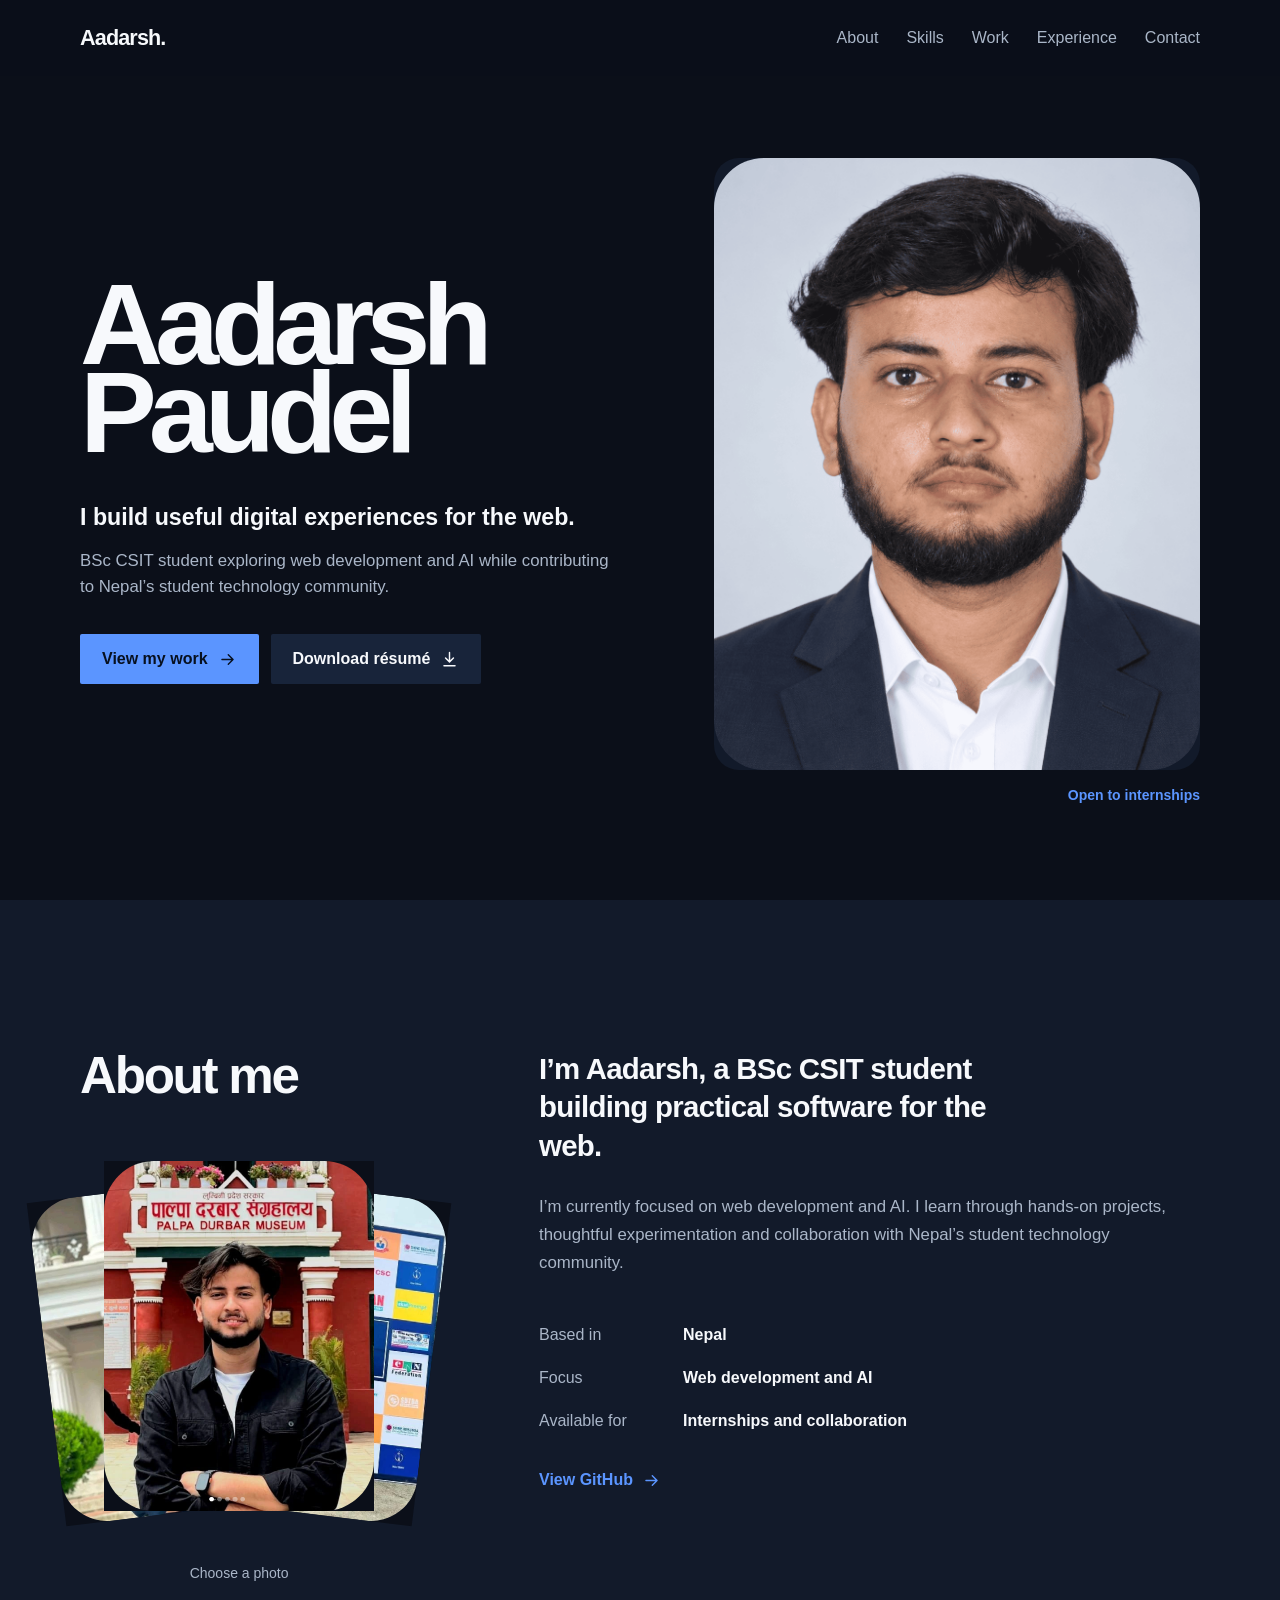
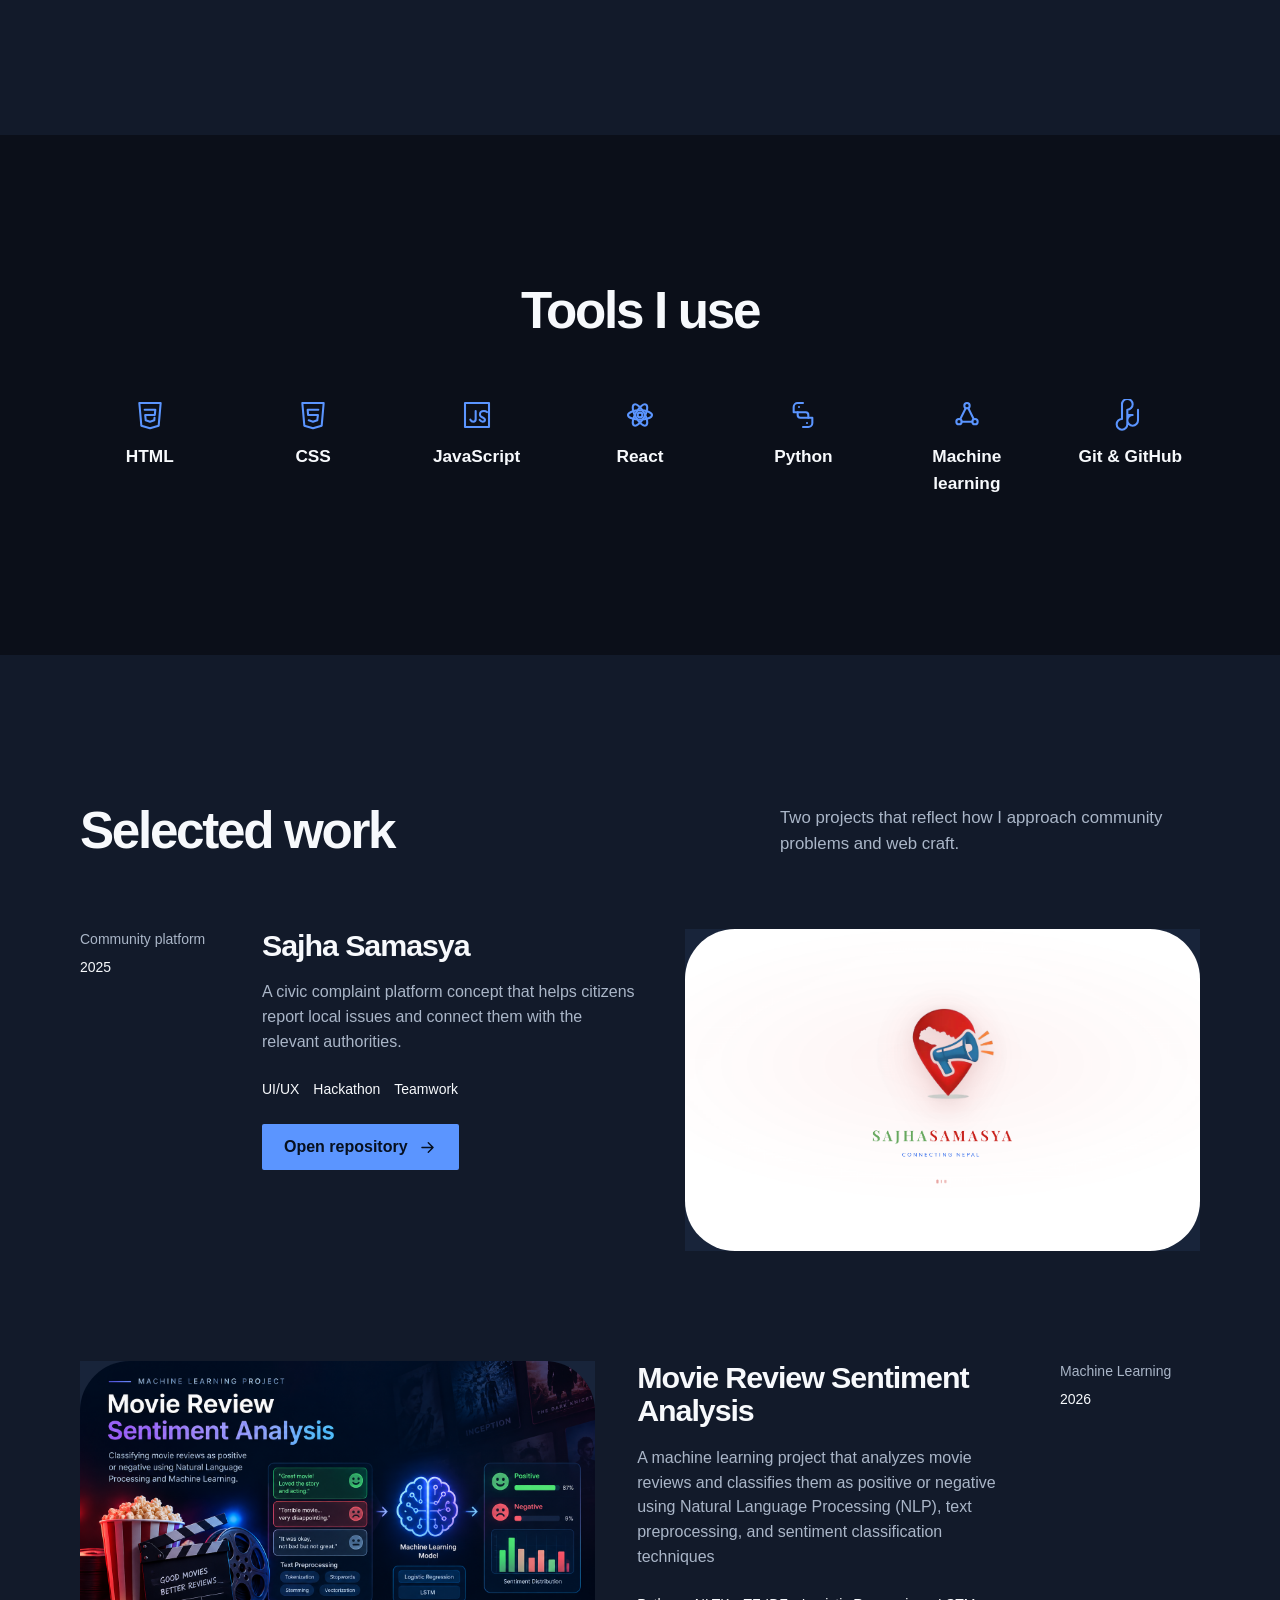
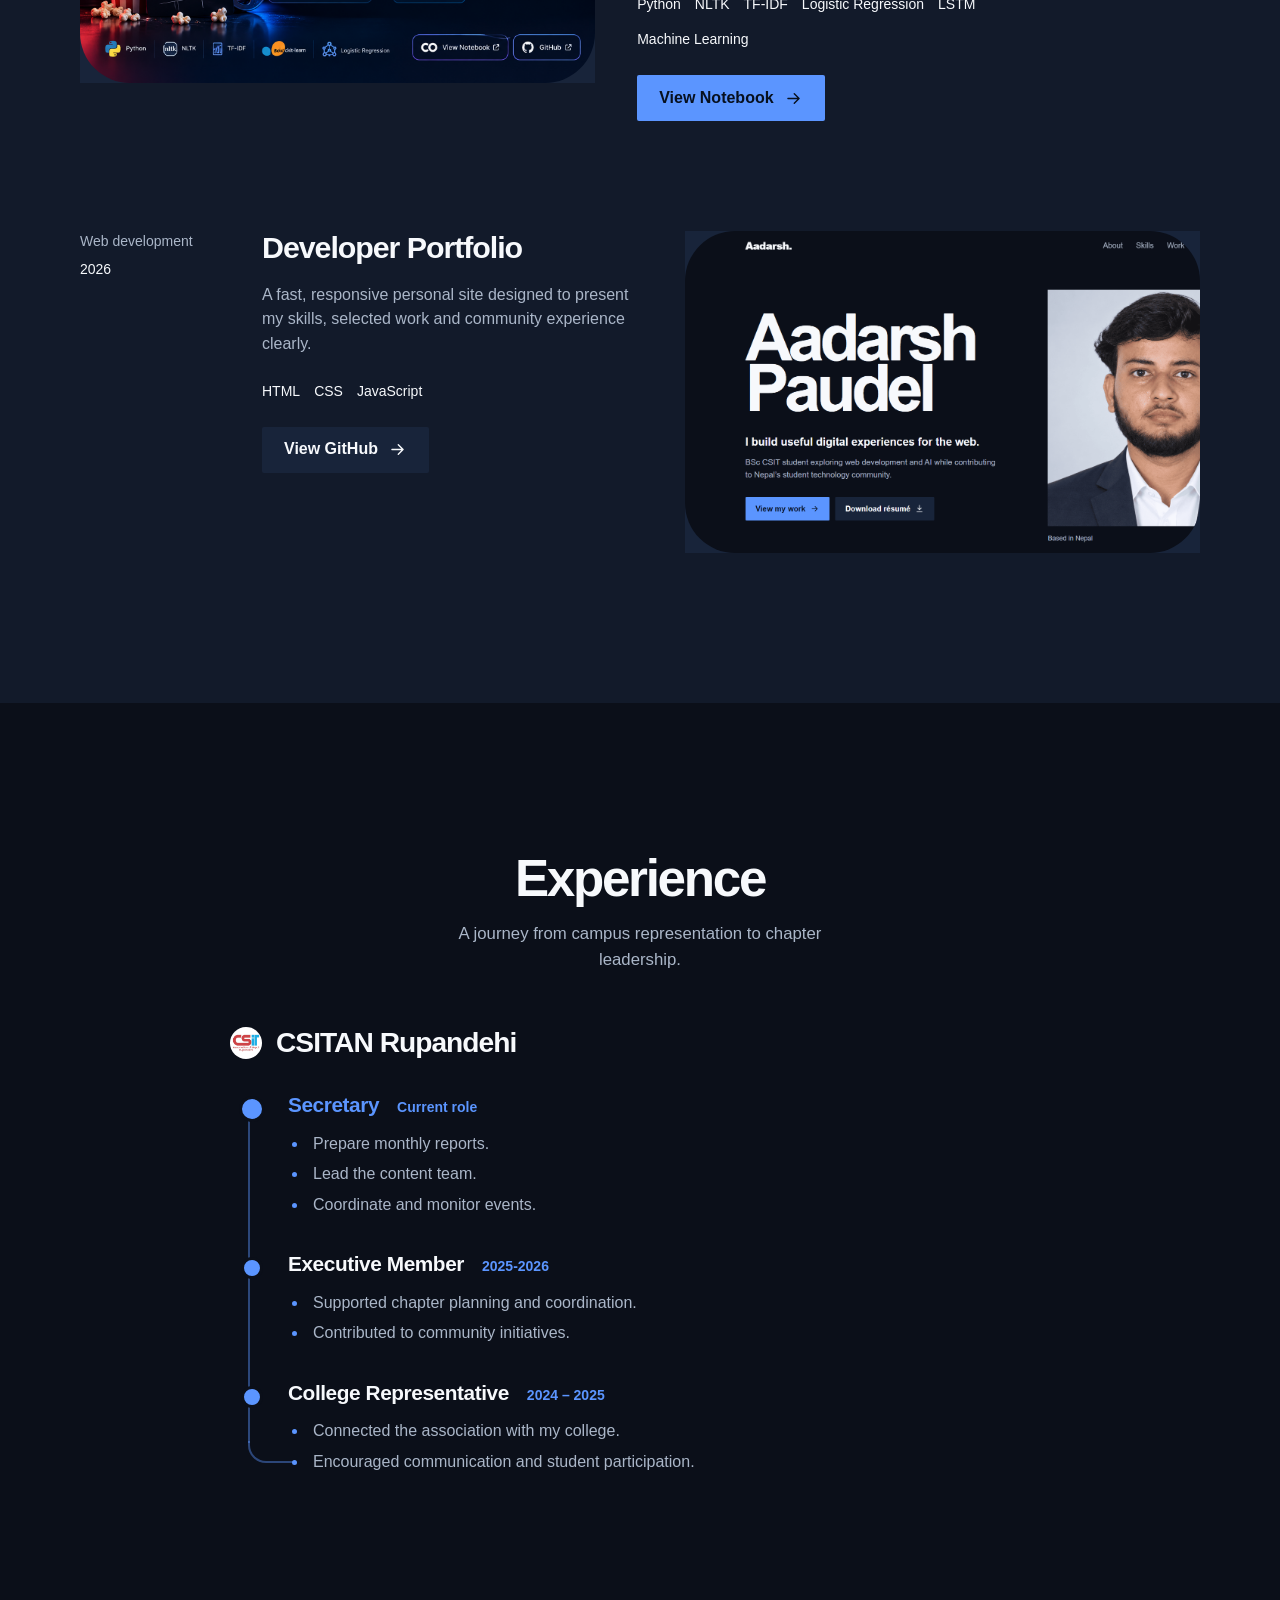
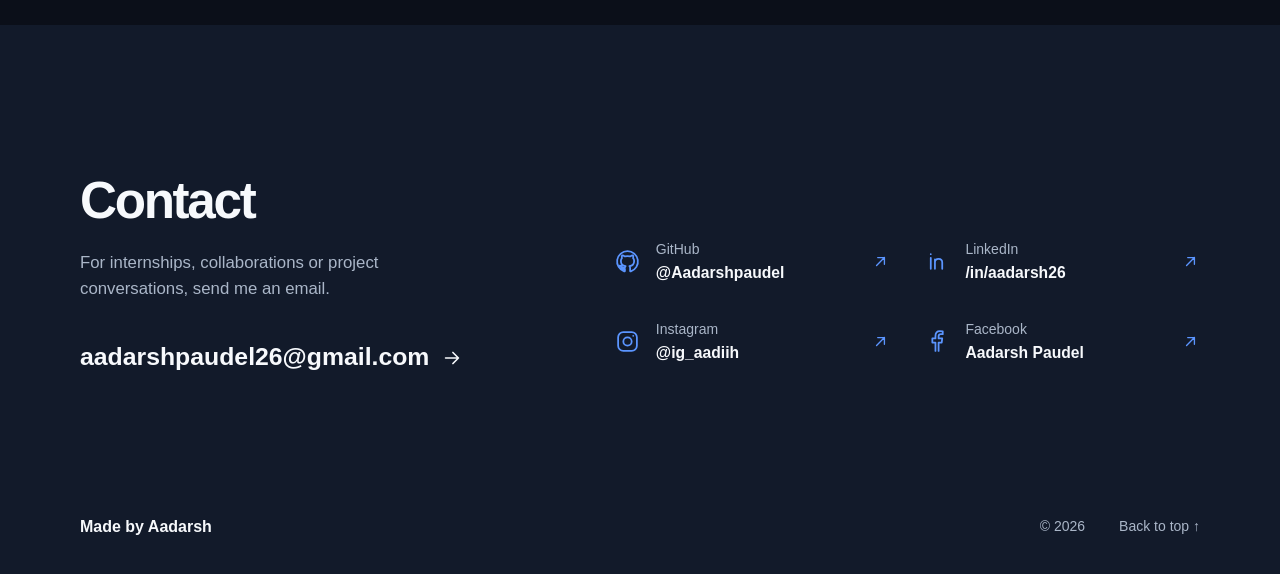
<file: index.html>
<!DOCTYPE html>
<html lang="en">
<head>
    <meta charset="UTF-8">
    <meta name="viewport" content="width=device-width, initial-scale=1.0">
    <meta name="description" content="Portfolio of Aadarsh Paudel, a BSc CSIT student focused on web development, AI and community leadership.">
    <meta name="theme-color" content="#0b0f19">
    <title>Aadarsh Paudel | Developer Portfolio</title>
    <link rel="stylesheet" href="css/style.css">
</head>
<body>
    <svg class="icon-library" aria-hidden="true">
        <symbol id="icon-arrow" viewBox="0 0 24 24"><path d="M5 12h14M13 6l6 6-6 6"/></symbol>
        <symbol id="icon-download" viewBox="0 0 24 24"><path d="M12 3v12m0 0 5-5m-5 5-5-5M5 20h14"/></symbol>
        <symbol id="icon-mail" viewBox="0 0 24 24"><rect x="3" y="5" width="18" height="14" rx="1"/><path d="m4 7 8 6 8-6"/></symbol>
        <symbol id="icon-github" viewBox="0 0 24 24"><path d="M12 2a10 10 0 0 0-3.16 19.49c.5.09.68-.22.68-.48v-1.87c-2.78.6-3.37-1.18-3.37-1.18-.45-1.16-1.11-1.47-1.11-1.47-.91-.62.07-.61.07-.61 1 .07 1.53 1.03 1.53 1.03.9 1.53 2.35 1.09 2.92.83.09-.65.35-1.09.64-1.34-2.22-.25-4.55-1.11-4.55-4.94 0-1.09.39-1.98 1.03-2.68-.1-.25-.45-1.27.1-2.64 0 0 .84-.27 2.75 1.02A9.58 9.58 0 0 1 12 6.82c.85 0 1.71.11 2.51.34 1.91-1.29 2.75-1.02 2.75-1.02.55 1.37.2 2.39.1 2.64.64.7 1.03 1.59 1.03 2.68 0 3.84-2.34 4.68-4.57 4.93.36.31.68.92.68 1.86V21c0 .27.18.58.69.48A10 10 0 0 0 12 2Z"/></symbol>
        <symbol id="icon-linkedin" viewBox="0 0 24 24"><path d="M6.5 8.5V19M6.5 5v.01M10.5 19v-6c0-2 1.3-3.5 3.5-3.5s3.5 1.5 3.5 3.5v6M10.5 10v9"/></symbol>
        <symbol id="icon-code" viewBox="0 0 24 24"><path d="m8 6-6 6 6 6m8-12 6 6-6 6m-3-15-2 18"/></symbol>
        <symbol id="icon-html" viewBox="0 0 24 24"><path d="M4 3h16l-1.5 17L12 22l-6.5-2L4 3Z"/><path d="M8 8h8l-.4 4H8.4l.4 4 3.2 1 3.2-1 .2-2"/></symbol>
        <symbol id="icon-css" viewBox="0 0 24 24"><path d="M4 3h16l-1.5 17L12 22l-6.5-2L4 3Z"/><path d="M16 8H8l.3 4h7.4l-.5 4-3.2 1-3.2-1"/></symbol>
        <symbol id="icon-js" viewBox="0 0 24 24"><rect x="3" y="3" width="18" height="18"/><path d="M11 9v6.2c0 1.3-.7 1.8-1.8 1.8S7.5 16.4 7 15.5M14 15.7c.6.8 1.3 1.3 2.2 1.3 1 0 1.8-.5 1.8-1.4 0-2.1-3.8-1.3-3.8-4 0-1.5 1.2-2.6 3-2.6.9 0 1.7.3 2.3.8"/></symbol>
        <symbol id="icon-react" viewBox="0 0 24 24"><circle cx="12" cy="12" r="1.8"/><ellipse cx="12" cy="12" rx="9" ry="3.5"/><ellipse cx="12" cy="12" rx="9" ry="3.5" transform="rotate(60 12 12)"/><ellipse cx="12" cy="12" rx="9" ry="3.5" transform="rotate(120 12 12)"/></symbol>
        <symbol id="icon-python" viewBox="0 0 24 24"><path d="M12 3H8a3 3 0 0 0-3 3v4h9a2 2 0 0 1 2 2v2"/><path d="M12 21h4a3 3 0 0 0 3-3v-4h-9a2 2 0 0 1-2-2v-2M9 6h.01M15 18h.01"/></symbol>
        <symbol id="icon-ml" viewBox="0 0 24 24"><circle cx="12" cy="5" r="2"/><circle cx="6" cy="17" r="2"/><circle cx="18" cy="17" r="2"/><path d="m11 7-4 8m6-8 4 8M8 17h8"/></symbol>
        <symbol id="icon-git" viewBox="0 0 24 24"><path d="M6 3v12a4 4 0 1 0 4 4V8a4 4 0 1 0-4-4m4 8h4a4 4 0 1 0 4 4V8"/></symbol>
        <symbol id="icon-instagram" viewBox="0 0 24 24"><rect x="3" y="3" width="18" height="18" rx="5"/><circle cx="12" cy="12" r="4"/><path d="M17.5 6.5h.01"/></symbol>
        <symbol id="icon-facebook" viewBox="0 0 24 24"><path d="M14 21v-8h3l.5-4H14V7c0-1.2.4-2 2.2-2H18V2.2c-.7-.1-1.6-.2-2.7-.2C12.6 2 11 3.6 11 6.6V9H8v4h3v8"/></symbol>
    </svg>

    <div id="portfolio-app"></div>

    <script src="js/config.js"></script>
    <script src="js/script.js"></script>
</body>
</html>
</file>
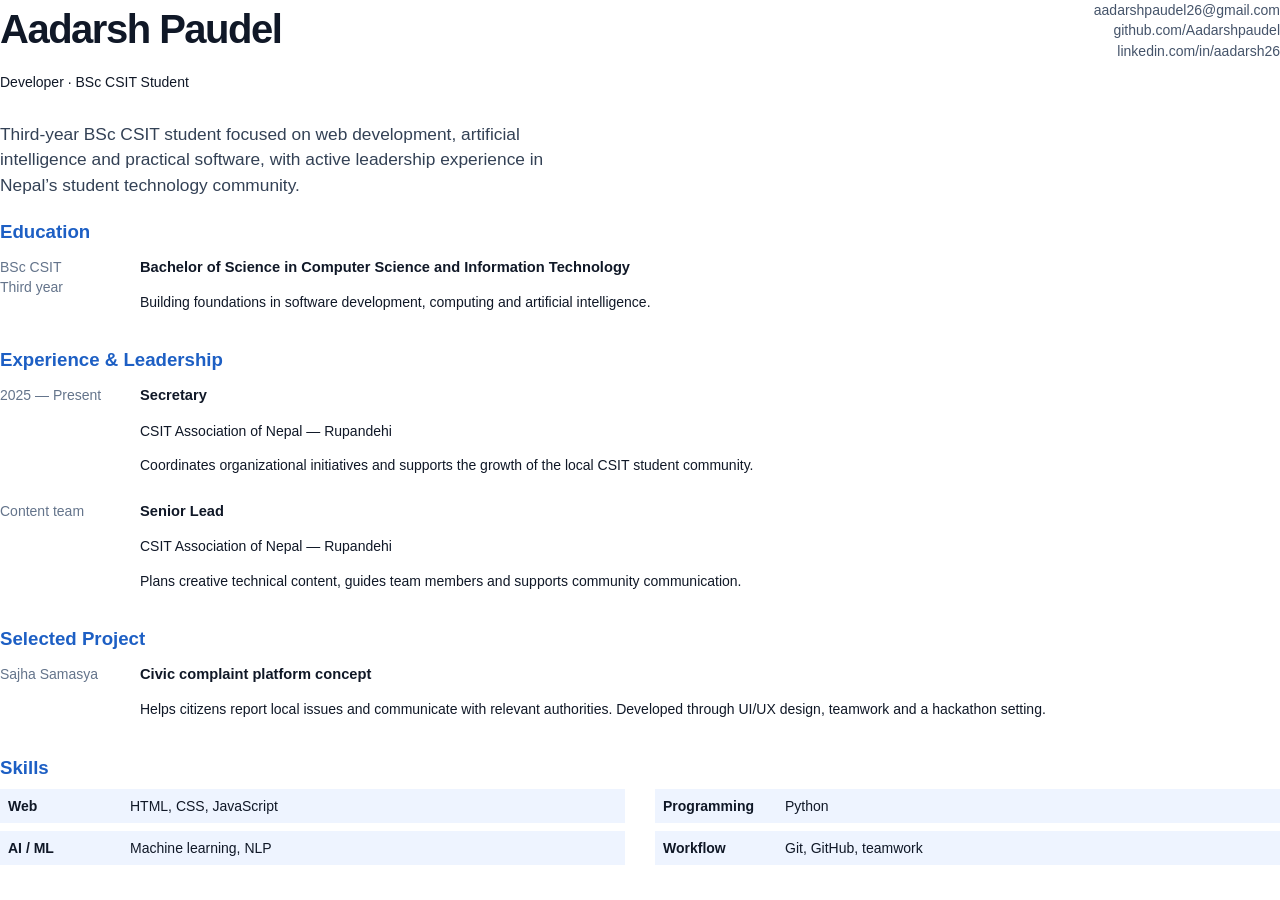
<file: assets/resume.html>
<!DOCTYPE html><html lang="en"><head><meta charset="UTF-8"><title>Aadarsh Paudel — Resume</title><style>@page{size:A4;margin:16mm}*{box-sizing:border-box}body{font-family:Arial,sans-serif;color:#101827;margin:0;font-size:10.5pt;line-height:1.45}h1{font-size:30pt;letter-spacing:-1.5px;margin:0}h2{font-size:14pt;margin:20px 0 8px;color:#1d5fc4}h3{font-size:11pt;margin:0}.top{display:flex;justify-content:space-between;align-items:flex-start}.contact{text-align:right;color:#45546a}.lead{font-size:13pt;max-width:560px;margin:16px 0;color:#334155}.row{display:grid;grid-template-columns:120px 1fr;gap:20px;margin:12px 0}.muted{color:#64748b}.skills{display:grid;grid-template-columns:1fr 1fr;gap:8px 30px}.skills p{margin:0;padding:7px 0;background:#eef4ff}.skills strong{display:inline-block;width:130px;padding-left:8px}a{color:inherit;text-decoration:none}</style></head><body><div class="top"><div><h1>Aadarsh Paudel</h1><p>Developer · BSc CSIT Student</p></div><div class="contact">aadarshpaudel26@gmail.com<br>github.com/Aadarshpaudel<br>linkedin.com/in/aadarsh26</div></div><p class="lead">Third-year BSc CSIT student focused on web development, artificial intelligence and practical software, with active leadership experience in Nepal’s student technology community.</p><h2>Education</h2><div class="row"><div class="muted">BSc CSIT<br>Third year</div><div><h3>Bachelor of Science in Computer Science and Information Technology</h3><p>Building foundations in software development, computing and artificial intelligence.</p></div></div><h2>Experience & Leadership</h2><div class="row"><div class="muted">2025 — Present</div><div><h3>Secretary</h3><p>CSIT Association of Nepal — Rupandehi</p><p>Coordinates organizational initiatives and supports the growth of the local CSIT student community.</p></div></div><div class="row"><div class="muted">Content team</div><div><h3>Senior Lead</h3><p>CSIT Association of Nepal — Rupandehi</p><p>Plans creative technical content, guides team members and supports community communication.</p></div></div><h2>Selected Project</h2><div class="row"><div class="muted">Sajha Samasya</div><div><h3>Civic complaint platform concept</h3><p>Helps citizens report local issues and communicate with relevant authorities. Developed through UI/UX design, teamwork and a hackathon setting.</p></div></div><h2>Skills</h2><div class="skills"><p><strong>Web</strong>HTML, CSS, JavaScript</p><p><strong>Programming</strong>Python</p><p><strong>AI / ML</strong>Machine learning, NLP</p><p><strong>Workflow</strong>Git, GitHub, teamwork</p></div></body></html>
</file>
<file: css/style.css>
:root {
    --bg: #0b0f19;
    --surface: #121a2a;
    --surface-strong: #18243a;
    --ink: #f7f9fc;
    --muted: #aab6c8;
    --accent: #5b95ff;
    --accent-dark: #07101f;
    --frame: min(1120px, calc(100% - 48px));
    --display: clamp(4.4rem, 9vw, 8.7rem);
    --heading: clamp(2rem, 4vw, 3.7rem);
    --lead: clamp(1.18rem, 2vw, 1.45rem);
    --body: 1rem;
    --small: .875rem;
}

* { box-sizing: border-box; margin: 0; padding: 0; }
html { scroll-behavior: smooth; scroll-padding-top: 90px; }
body { background: var(--bg); color: var(--ink); font-family: Arial, Helvetica, sans-serif; font-size: var(--body); line-height: 1.55; overflow-x: hidden; }
a { color: inherit; }
img { display: block; max-width: 100%; border-radius: 50px; }
button, a { -webkit-tap-highlight-color: transparent; }
.icon-library { position: absolute; width: 0; height: 0; overflow: hidden; }

.site-header { position: fixed; inset: 0 0 auto; z-index: 20; background: rgba(11, 15, 25, .96); }
.navbar { width: var(--frame); height: 76px; margin: auto; display: flex; align-items: center; justify-content: space-between; font-family: Verdana, Geneva, Tahoma, sans-serif; }
.logo { font-size: 1.35rem; font-weight: 800; letter-spacing: -.04em; text-decoration: none; }
.nav-links { display: flex; align-items: center; gap: 28px; list-style: none; }
.nav-links a, footer a { color: var(--muted); text-decoration: none; transition: color 180ms ease; }
.nav-links a:hover, .nav-links a:focus-visible, footer a:hover, footer a:focus-visible { color: var(--ink); }
.menu-toggle { display: none; border: 0; background: none; color: var(--ink); font: inherit; cursor: pointer; }

main > section { scroll-margin-top: 76px; }
.hero { width: var(--frame); min-height: 100svh; margin: auto; padding: 118px 0 54px; display: grid; grid-template-columns: minmax(0, 1.08fr) minmax(390px, .92fr); align-items: center; gap: clamp(34px, 5vw, 76px); }
.hero-copy { position: relative; z-index: 2; max-width: 700px; }
.hero h1 { max-width: 8ch; font-size: var(--display); line-height: .77; letter-spacing: -.07em; }
.hero-role { max-width: 520px; margin-top: 46px; color: var(--ink); font-size: var(--lead); line-height: 1.25; font-weight: 700; }
.hero-description { max-width: 540px; margin-top: 16px; color: var(--muted); font-size: 1.05rem; }
.hero-actions { display: flex; flex-wrap: wrap; gap: 12px; margin-top: 34px; }
.button { min-height: 50px; padding: 0 20px; display: inline-flex; align-items: center; justify-content: center; gap: 10px; border: 2px solid transparent; border-radius: 2px; font-weight: 700; text-decoration: none; transition: transform 140ms ease, background-color 180ms ease, color 180ms ease; }
.button svg, .text-link svg { width: 19px; height: 19px; fill: none; stroke: currentColor; stroke-width: 1.8; stroke-linecap: round; stroke-linejoin: round; transition: transform 180ms ease; }
.button-primary { background: var(--accent); color: var(--accent-dark); }
.button-primary:hover { background: #79a9ff; transform: translateY(-2px); }
.button-secondary { background: var(--surface-strong); color: var(--ink); }
.button-secondary:hover { background: #21304b; transform: translateY(-2px); }
.button:hover svg, .text-link:hover svg { transform: translateX(3px); }
.button:active { transform: translateY(1px); }
a:focus-visible, button:focus-visible, article[tabindex]:focus-visible { outline: 3px solid var(--accent); outline-offset: 5px; }
.hero-portrait { width: 100%; max-width: 520px; justify-self: end; align-self: stretch; display: grid; align-content: center; }
.portrait-stage { --mx: 0px; --my: 0px; position: relative; min-height: min(68vh, 680px); overflow: hidden; background: var(--surface); border-radius: 25px;}
.portrait-stage img { width: 100%; height: 100%; min-height: min(68vh, 680px); object-fit: cover; object-position: 50% 34%; will-change: transform; animation: portrait-breathe 7s ease-in-out infinite alternate; }
.hero-portrait figcaption { display: flex; justify-content: space-between; gap: 20px; margin-top: 15px; color: var(--muted); font-size: var(--small); }
.hero-portrait figcaption strong { color: var(--accent); font-weight: 700; }

@keyframes portrait-breathe {
    0% { transform: translate3d(var(--mx), var(--my), 0) scale(1.01); }
    100% { transform: translate3d(var(--mx), var(--my), 0) scale(1.055); }
}

.section-shell { width: var(--frame); margin: auto; padding: 150px 0; }
.section-heading { display: grid; grid-template-columns: 1fr minmax(280px, 420px); gap: 70px; align-items: end; margin-bottom: 72px; }
.section-heading h2 { max-width: 15ch; font-size: var(--heading); line-height: 1.02; letter-spacing: -.045em; }
.section-heading > p { max-width: 48ch; color: var(--muted); font-size: 1.05rem; }
.text-link { justify-self: start; display: inline-flex; align-items: center; gap: 9px; color: var(--accent); font-weight: 700; text-decoration: none; }

.about-section { background: var(--surface); width: 100%; max-width: none; padding-inline: max(24px, calc((100% - 1120px) / 2)); }
.about-layout { display: grid; grid-template-columns: minmax(220px, .65fr) minmax(320px, 1.35fr); gap: clamp(60px, 11vw, 160px); align-items: start; }
.about-layout h2 { font-size: var(--heading); line-height: 1; letter-spacing: -.045em; }
.about-visual { min-width: 0; }
.portrait-deck { position: relative; width: min(100%, 360px); height: 390px; margin-top: 60px; isolation: isolate; }
.portrait-card { position: absolute; top: 0; left: 50%; width: 270px; height: 350px; padding: 0; border: 0; overflow: hidden; background: var(--bg); cursor: pointer; transform-origin: 50% 100%; transition: transform 420ms cubic-bezier(.2, .8, .2, 1), opacity 300ms ease; }
.portrait-card img { width: 100%; height: 100%; object-fit: cover; }
.portrait-card[data-card="0"] img { object-position: center; }
.portrait-card[data-card="1"] img { object-position: 50% 42%; }
.portrait-card[data-card="2"] img { object-position: center; }
.portrait-card.is-center { z-index: 3; cursor: default; transform: translateX(-50%) rotate(0deg); }
.portrait-card.is-left { z-index: 1; transform: translateX(calc(-50% - 48px)) rotate(-7deg) scale(.93); }
.portrait-card.is-right { z-index: 2; transform: translateX(calc(-50% + 48px)) rotate(7deg) scale(.93); }
.portrait-card.is-left:hover { transform: translateX(calc(-50% - 58px)) rotate(-10deg) scale(.93); }
.portrait-card.is-right:hover { transform: translateX(calc(-50% + 58px)) rotate(10deg) scale(.93); }
.portrait-card:focus-visible { outline: 4px solid var(--accent); outline-offset: 5px; }
.deck-hint { width: min(100%, 360px); margin-top: 12px; color: var(--muted); text-align: center; font-size: var(--small); }
.about-details { max-width: 650px; }
.about-details > p { margin-bottom: 22px; color: var(--muted); font-size: 1.05rem; line-height: 1.68; }
.about-details .about-intro { max-width: 31ch; margin-bottom: 28px; color: var(--ink); font-size: clamp(1.45rem, 2.3vw, 2rem); line-height: 1.3; font-weight: 700; letter-spacing: -.025em; }
.about-facts { margin: 46px 0 34px; display: grid; gap: 18px; }
.about-facts div { display: grid; grid-template-columns: 120px 1fr; gap: 24px; align-items: baseline; }
.about-facts dt { color: var(--muted); }
.about-facts dd { margin: 0; color: var(--ink); font-weight: 700; }

.compact-heading { margin-bottom: 54px; }
.tools-heading { display: block; text-align: center; }
.tools-heading h2 { max-width: none; }
.skills-list { display: grid; grid-template-columns: repeat(7, minmax(0, 1fr)); gap: 24px; }
.skill-row { min-width: 0; display: flex; flex-direction: column; align-items: center; gap: 12px; padding: 8px 0; text-align: center; transition: color 180ms ease, transform 180ms ease; }
.skill-row:hover { color: var(--accent); transform: translateY(-3px); }
.skill-icons { display: inline-flex; align-items: center; gap: 5px; color: var(--accent); }
.skill-icons svg { width: 32px; height: 32px; fill: none; stroke: currentColor; stroke-width: 1.55; stroke-linecap: round; stroke-linejoin: round; }
.skill-row strong { color: var(--ink); font-size: 1.08rem; }

.projects-section { background: var(--surface); width: 100%; max-width: none; padding-inline: max(24px, calc((100% - 1120px) / 2)); }
.project-list { display: grid; gap: 110px; }
.project-row { display: grid; grid-template-columns: 140px minmax(260px, .85fr) minmax(330px, 1.15fr); gap: 42px; align-items: start; }
.project-row:nth-child(even) { grid-template-columns: minmax(330px, 1.15fr) minmax(260px, .85fr) 140px; }
.project-row:nth-child(even) .project-visual { grid-column: 1; grid-row: 1; }
.project-row:nth-child(even) .project-copy { grid-column: 2; grid-row: 1; }
.project-row:nth-child(even) .project-meta { grid-column: 3; grid-row: 1; }
.project-meta { display: grid; gap: 6px; color: var(--muted); font-size: var(--small); }
.project-meta span:last-child { color: var(--ink); }
.project-copy h3 { font-size: 1.9rem; line-height: 1.1; letter-spacing: -.035em; }
.project-copy p { margin-top: 18px; color: var(--muted); }
.project-copy ul { display: flex; flex-wrap: wrap; gap: 14px; margin: 24px 0; list-style: none; color: var(--ink); font-size: var(--small); }
.project-copy .button { min-height: 46px; }
.project-visual { aspect-ratio: 8 / 5; min-height: 260px; background: var(--surface-strong); overflow: hidden; transition: transform 280ms ease, background-color 280ms ease; }
.project-row:hover .project-visual, .project-row:focus .project-visual { transform: translateY(-7px); background: #1d2b45; }
.project-visual img { width: 100%; height: 100%; object-fit: cover; transition: transform 500ms ease; }
.visual-sajha img { object-position: center; }
.visual-portfolio img { object-position: left center; }
.project-row:hover .project-visual img, .project-row:focus .project-visual img { transform: scale(1.025); }

.experience-section .section-heading { display: block; text-align: center; }
.experience-section .section-heading h2 { max-width: 18ch; margin-inline: auto; }
.experience-section .section-heading p { margin: 16px auto 0; }
.experience-panel { max-width: 820px; margin-inline: auto; }
.experience-organization { margin-bottom: 34px; display: flex; align-items: center; gap: 14px; }
.experience-organization > span { width: 38px; height: 38px; flex: 0 0 auto; display: grid; place-items: center; border: 2px solid var(--muted); border-radius: 50%; color: var(--ink); font-size: .7rem; font-weight: 800; }
.experience-organization h3 { font-size: clamp(1.4rem, 2.2vw, 1.8rem); line-height: 1.1; letter-spacing: -.035em; }
.experience-list { --timeline-x: 18px; --timeline-tail: 46px; position: relative; }
.experience-list::before { content: ""; position: absolute; top: 8px; bottom: 32px; left: var(--timeline-x); width: 2px; background: color-mix(in srgb, var(--accent) 42%, transparent); }
.experience-list::after { content: ""; position: absolute; bottom: 12px; left: var(--timeline-x); width: var(--timeline-tail); height: 20px; border-left: 2px solid color-mix(in srgb, var(--accent) 42%, transparent); border-bottom: 2px solid color-mix(in srgb, var(--accent) 42%, transparent); border-bottom-left-radius: 18px; }
.experience-step { position: relative; padding: 0 0 34px 58px; transition: transform 180ms ease; }
.experience-step:last-child { padding-bottom: 0; }
.experience-step::before { content: ""; position: absolute; top: 5px; left: 11px; width: 16px; height: 16px; border: 3px solid var(--bg); border-radius: 50%; background: var(--accent); }
.experience-step:hover { transform: translateX(4px); }
.experience-step.is-current::before { width: 20px; height: 20px; top: 3px; left: 9px; }
.experience-step.is-current .experience-role-header h4 { color: var(--accent); }
.experience-role-header { display: flex; flex-wrap: wrap; align-items: baseline; gap: 10px 18px; }
.experience-role-header h4 { font-size: 1.3rem; line-height: 1.2; letter-spacing: -.02em; }
.experience-period { color: var(--accent); font-size: .875rem; font-weight: 700; }
.experience-responsibilities { max-width: 62ch; margin: 12px 0 0 20px; color: var(--muted); }
.experience-responsibilities li { padding-left: 5px; line-height: 1.65; }
.experience-responsibilities li + li { margin-top: 4px; }
.experience-responsibilities li::marker { color: var(--accent); }

.contact-section { width: 100%; margin: auto; padding: 150px max(24px, calc((100% - 1120px) / 2)) 34px; background: var(--surface); }
.contact-main { display: grid; grid-template-columns: minmax(420px, .85fr) minmax(0, 1.15fr); gap: clamp(60px, 8vw, 110px); align-items: end; }
.contact-copy h2 { max-width: 12ch; font-size: var(--heading); line-height: 1; letter-spacing: -.045em; }
.contact-copy p { max-width: 42ch; margin-top: 24px; color: var(--muted); font-size: 1.05rem; }
.contact-email { max-width: max-content; margin-top: 36px; display: flex; align-items: center; gap: 12px; color: var(--ink); font-size: clamp(1.15rem, 2vw, 1.55rem); font-weight: 700; text-decoration: none; overflow-wrap: anywhere; }
.contact-email:hover { color: var(--accent); }
.contact-email svg { flex: 0 0 auto; width: 22px; height: 22px; fill: none; stroke: currentColor; stroke-width: 1.8; stroke-linecap: round; stroke-linejoin: round; }
.contact-links { display: grid; grid-template-columns: 1fr 1fr; gap: 10px 34px; }
.contact-links a { min-height: 70px; padding: 8px 0; display: grid; grid-template-columns: 28px 1fr 19px; align-items: center; gap: 13px; color: var(--muted); text-decoration: none; transition: color 180ms ease, transform 180ms ease; }
.contact-links a:hover { color: var(--ink); transform: translateX(4px); }
.contact-links svg { fill: none; stroke: var(--accent); stroke-width: 1.7; stroke-linecap: round; stroke-linejoin: round; }
.contact-links .profile-icon { width: 25px; height: 25px; }
.contact-links .profile-arrow { width: 19px; height: 19px; transform: rotate(-45deg); }
.contact-links span { color: var(--muted); font-size: var(--small); }
.contact-links strong { display: block; color: var(--ink); font-size: .98rem; overflow-wrap: anywhere; }

.site-footer { width: 100%; margin-top: 110px; padding: 28px 0 0; display: grid; grid-template-columns: 1fr auto auto; gap: 34px; align-items: center; color: var(--muted); background: transparent; font-size: var(--small); }
.footer-credit { color: var(--ink); font-size: 1rem; font-weight: 800; text-decoration: none; }
.site-footer > a:last-child { color: var(--muted); text-decoration: none; transition: color 180ms ease; }
.site-footer > a:last-child:hover { color: var(--ink); }

.js .reveal { opacity: 0; transform: translateY(24px); }
.js .reveal.is-visible { opacity: 1; transform: translateY(0); transition: opacity 620ms ease, transform 620ms ease; transition-delay: var(--delay, 0ms); }

@media (max-width: 820px) {
    :root { --frame: min(100% - 40px, 680px); }
    .menu-toggle { display: block; min-width: 48px; min-height: 48px; }
    .nav-links { position: absolute; top: 70px; left: 20px; right: 20px; display: none; padding: 18px; background: var(--surface-strong); }
    .nav-links.is-open { display: grid; gap: 0; }
    .nav-links a { display: block; min-height: 48px; padding: 12px; color: var(--ink); }
    .hero { min-height: auto; grid-template-columns: 1fr; padding-top: 126px; gap: 64px; }
    .hero h1 { max-width: 8ch; }
    .hero-portrait { width: 100%; max-width: none; justify-self: start; }
    .portrait-stage { min-height: 590px; }
    .section-shell { padding-block: 110px; }
    .section-heading { grid-template-columns: 1fr; gap: 24px; margin-bottom: 55px; }
    .about-layout { grid-template-columns: 1fr; gap: 48px; }
    .portrait-deck { margin-inline: auto; }
    .deck-hint { margin-inline: auto; }
    .skills-list { margin-left: 0; }
    .skills-list { grid-template-columns: repeat(3, minmax(0, 1fr)); gap: 24px 30px; }
    .project-row { grid-template-columns: 110px 1fr; }
    .project-row:nth-child(even) { grid-template-columns: 110px 1fr; }
    .project-visual { grid-column: 1 / -1; grid-row: 1; }
    .project-meta { grid-column: 1; }
    .project-copy { grid-column: 2; }
    .project-row:nth-child(even) .project-visual { grid-column: 1 / -1; grid-row: 1; }
    .project-row:nth-child(even) .project-meta { grid-column: 1; grid-row: auto; }
    .project-row:nth-child(even) .project-copy { grid-column: 2; grid-row: auto; }
    .contact-main { grid-template-columns: 1fr; align-items: start; }
}

@media (max-width: 560px) {
    :root { --frame: calc(100% - 32px); --display: clamp(4rem, 21vw, 5.7rem); --heading: clamp(2rem, 10vw, 3rem); }
    .navbar { height: 68px; }
    .hero { padding: 105px 0 78px; gap: 50px; }
    .hero h1 { max-width: 7ch; line-height: .82; }
    .hero-role { margin-top: 34px; }
    .hero-actions { display: grid; }
    .button { width: 100%; }
    .portrait-stage, .portrait-stage img { min-height: 440px; }
    .hero-portrait figcaption { font-size: 13px; }
    .about-section, .projects-section { padding-inline: 16px; }
    .portrait-deck { height: 360px; margin-top: 44px; }
    .portrait-card { width: 245px; height: 320px; }
    .about-facts div { grid-template-columns: 110px 1fr; gap: 16px; }
    .skills-list { grid-template-columns: repeat(2, minmax(0, 1fr)); gap: 20px 16px; }
    .skill-row { min-height: 74px; gap: 9px; }
    .project-list { gap: 80px; }
    .project-row { grid-template-columns: 1fr; gap: 22px; }
    .project-row:nth-child(even) { grid-template-columns: 1fr; }
    .project-visual, .project-meta, .project-copy { grid-column: 1; }
    .project-visual { min-height: 0; }
    .project-copy { grid-row: 2; }
    .project-meta { grid-row: 3; grid-template-columns: 1fr auto; }
    .project-row:nth-child(even) .project-visual { grid-column: 1; grid-row: 1; }
    .project-row:nth-child(even) .project-copy { grid-column: 1; grid-row: 2; }
    .project-row:nth-child(even) .project-meta { grid-column: 1; grid-row: 3; }
    .project-copy .button { width: 100%; }
    .experience-organization { margin-bottom: 28px; }
    .experience-list { --timeline-x: 15px; --timeline-tail: 39px; }
    .experience-step { padding: 0 0 30px 48px; }
    .experience-step::before { left: 8px; }
    .experience-step.is-current::before { left: 6px; }
    .contact-section { padding-block: 110px 28px; }
    .contact-main { gap: 50px; }
    .contact-links a { padding: 6px; }
    .contact-links { grid-template-columns: 1fr; }
    .site-footer { grid-template-columns: 1fr auto; gap: 12px 24px; margin-top: 70px; }
    .footer-credit { grid-column: 1 / -1; grid-row: 1; }
    .site-footer > span { grid-column: 1; grid-row: 2; }
    .site-footer > a:last-child { grid-column: 2; grid-row: 2; }
}

@media (prefers-reduced-motion: reduce) {
    html { scroll-behavior: auto; }
    *, *::before, *::after { animation-duration: .01ms !important; transition-duration: .01ms !important; }
    .js .reveal { opacity: 1; transform: none; }
    .portrait-stage img { animation: none; }
}

#logo{
    height: 2.5vw;
    width: 2.5vw;
    border-radius: 100%;
border:2px #ffffff;
}
</file>
